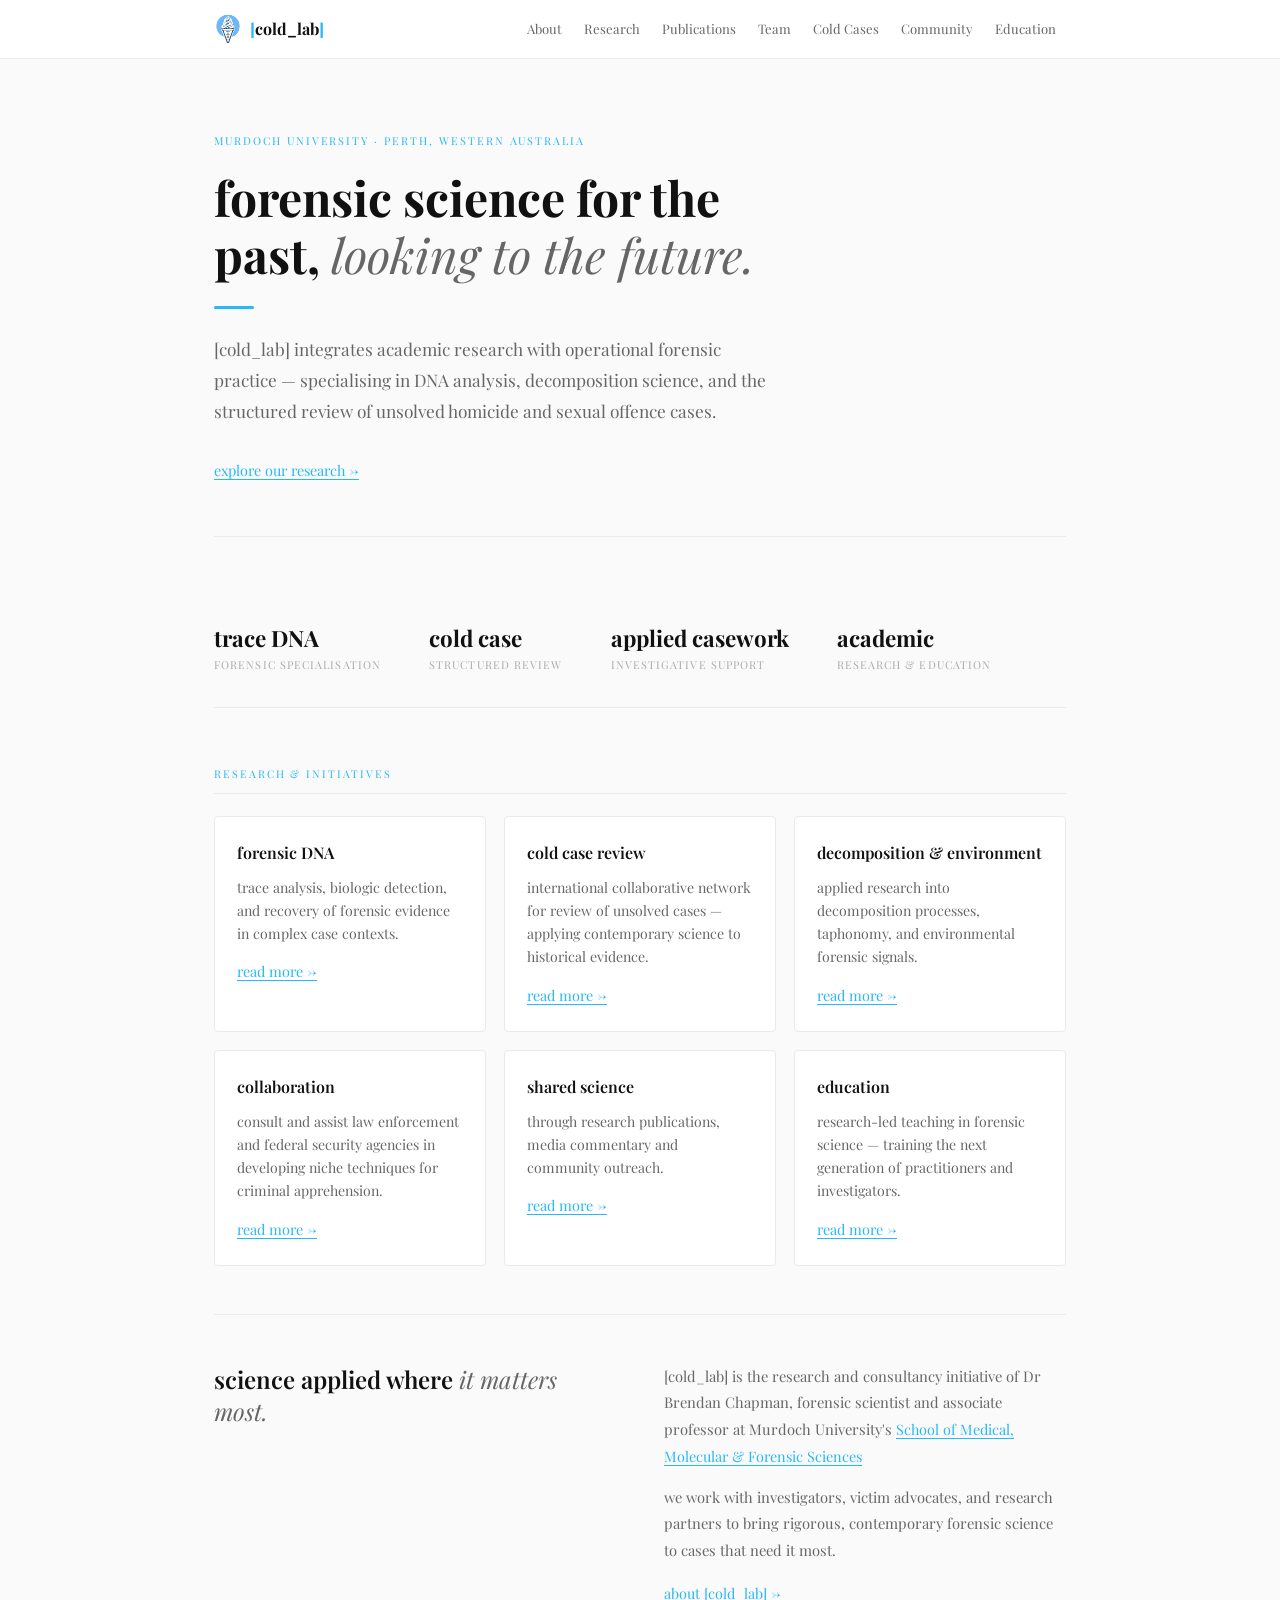
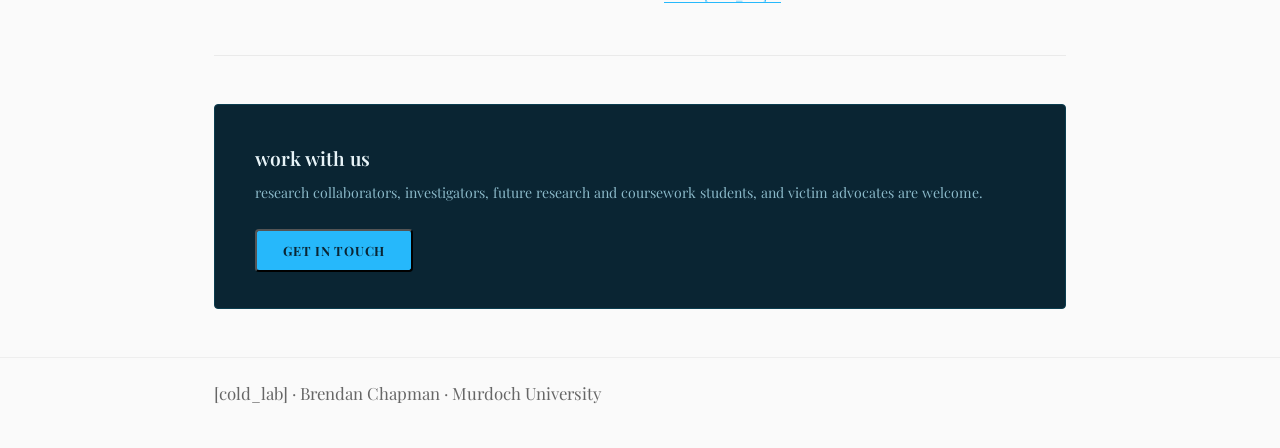
<file: index.html>
<!DOCTYPE html>
<html lang="en">
<script type="application/ld+json">
{
  "@context": "https://schema.org",
  "@type": "ResearchOrganization",
  "name": "[cold_lab]",
  "description": "Forensic science research and consultancy specialising in cold case review and serious crime investigation.",
  "url": "https://www.coldlab.org",
  "founder": {
    "@type": "Person",
    "name": "Dr Brendan Chapman",
    "affiliation": "Murdoch University"
  },
  "areaOfStudy": [
    "Forensic Science",
    "Cold Case Review",
    "Homicide Investigation",
    "Sexual Assault Investigation"
  ]
}
</script>
<head>
  <meta charset="UTF-8">
  <meta name="viewport" content="width=device-width, initial-scale=1">
  <link rel="preconnect" href="https://fonts.googleapis.com">
  <link rel="preconnect" href="https://fonts.gstatic.com" crossorigin>
  <link href="https://fonts.googleapis.com/css2?family=Playfair+Display:ital,wght@0,400;0,600;0,700;1,400&display=swap" rel="stylesheet">
  <link rel="stylesheet" href="assets/css/style.css">
  <script src="assets/js/site.js"></script>
	<title>home · [cold_lab]</title>
	<meta name="description" content="[cold_lab] is a forensic science research and 		consultancy led by Dr Brendan Chapman, advancing cold case review and unsolved homicide 	and sexual crime investigations.">
	<meta property="og:title" content="home · [cold_lab]">
	<meta property="og:description" content="[cold_lab] is a forensic science research and consultancy led by Dr Brendan Chapman, advancing cold case review and unsolved homicide and sexual crime investigations.">
	<meta property="og:type" content="website">
	<meta property="og:site_name" content="[cold_lab]">
	<meta property="og:url" content="https://www.coldlab.org/">
	<link rel="canonical" href="https://www.coldlab.org/">
  <style>
    /* index-only */
    .hero { padding: 72px 0 52px; border-bottom: 1px solid var(--border); margin-bottom: 56px; }
    .hero-eyebrow { font-size: 0.68rem; letter-spacing: 0.18em; text-transform: uppercase; color: var(--blue); margin-bottom: 18px; display: block; }
    .hero h1 { font-size: 3rem; line-height: 1.2; font-weight: 700; margin-bottom: 22px; max-width: 620px; }
    .hero h1 em { font-style: italic; font-weight: 400; color: var(--muted); }
    .hero-rule { width: 40px; height: 3px; background: var(--blue); border-radius: 2px; margin-bottom: 24px; }
    .lead { max-width: 560px; font-size: 1.08rem; color: var(--muted); line-height: 1.8; margin-bottom: 28px; }
    .stat-strip { display: flex; gap: 48px; padding: 32px 0; border-bottom: 1px solid var(--border); margin-bottom: 56px; flex-wrap: wrap; }
    .stat-num { font-size: 1.4rem; font-weight: 700; display: block; line-height: 1.2; color: var(--text); }
    .stat-label { font-size: 0.68rem; letter-spacing: 0.1em; text-transform: uppercase; color: var(--faint); display: block; margin-top: 3px; }
    .about-strip { display: grid; grid-template-columns: 1fr 1fr; gap: 48px; padding: 48px 0; border-top: 1px solid var(--border); border-bottom: 1px solid var(--border); margin-bottom: 0; align-items: start; }
    .about-strip h2 { font-size: 1.5rem; line-height: 1.35; font-weight: 600; }
    .about-strip h2 em { font-style: italic; font-weight: 400; color: var(--muted); }
    .about-strip p { color: var(--muted); font-size: 0.92rem; line-height: 1.8; margin-bottom: 14px; }
    @media (max-width: 640px) {
      .hero h1 { font-size: 2rem; }
      .about-strip { grid-template-columns: 1fr; gap: 24px; }
      .stat-strip { gap: 28px; }
    }
  </style>
</head>
 
<body>
<div id="nav-placeholder"></div>

<div class="container">

  <section class="hero">
    <span class="hero-eyebrow">Murdoch University · Perth, Western Australia</span>
    <h1>forensic science for the past, <em>looking to the future.</em></h1>
    <div class="hero-rule"></div>
    <p class="lead">[cold_lab] integrates academic research with operational forensic practice — specialising in DNA analysis, decomposition science, and the structured review of unsolved homicide and sexual offence cases.</p>
    <a href="research.html" class="text-link">explore our research →</a>
  </section>

  <div class="stat-strip">
    <div><span class="stat-num">trace DNA</span><span class="stat-label">forensic specialisation</span></div>
    <div><span class="stat-num">cold case</span><span class="stat-label">structured review</span></div>
    <div><span class="stat-num">applied casework</span><span class="stat-label">investigative support</span></div>
    <div><span class="stat-num">academic</span><span class="stat-label">research &amp; education</span></div>
  </div>

  <section>
    <p class="section-label">research & initiatives</p>
    <div class="card-grid">
      <div class="card">
        <h3>forensic DNA</h3>
        <p>trace analysis, biologic detection, and recovery of forensic evidence in complex case contexts.</p>
        <a href="research.html" class="text-link" style="margin-top:14px;display:inline-block">read more →</a>
      </div>
      <div class="card">
        <h3>cold case review</h3>
        <p>international collaborative network for review of unsolved cases — applying contemporary science to historical evidence.</p>
        <a href="ccr.html" class="text-link" style="margin-top:14px;display:inline-block">read more →</a>
      </div>
      <div class="card">
        <h3>decomposition &amp; environment</h3>
        <p>applied research into decomposition processes, taphonomy, and environmental forensic signals.</p>
        <a href="research.html" class="text-link" style="margin-top:14px;display:inline-block">read more →</a>
      </div>
      <div class="card">
        <h3>collaboration</h3>
        <p>consult and assist law enforcement and federal security agencies in developing niche techniques for criminal apprehension.</p>
        <a href="community.html" class="text-link" style="margin-top:14px;display:inline-block">read more →</a>
      </div>
      <div class="card">
        <h3>shared science</h3>
        <p>through research publications, media commentary and community outreach.</p>
        <a href="publications.html" class="text-link" style="margin-top:14px;display:inline-block">read more →</a>
      </div>
      <div class="card">
        <h3>education</h3>
        <p>research-led teaching in forensic science — training the next generation of practitioners and investigators.</p>
        <a href="education.html" class="text-link" style="margin-top:14px;display:inline-block">read more →</a>
      </div>
    </div>
  </section>

  <div class="about-strip">
    <div>
      <h2>science applied where <em>it matters most.</em></h2>
    </div>
    <div>
      <p>[cold_lab] is the research and consultancy initiative of Dr Brendan Chapman, forensic scientist and associate professor at Murdoch University's <a href="https://www.murdoch.edu.au/schools/medical-molecular-and-forensic-sciences" target="_blank" rel="noopener" class="text-link">School of Medical, Molecular &amp; Forensic Sciences</a> </p>
      <p>we work with investigators, victim advocates, and research partners to bring rigorous, contemporary forensic science to cases that need it most.</p>
      <a href="about.html" class="text-link">about [cold_lab] →</a>
    </div>
  </div>

  <div class="cta-bar">
    <div>
      <h3>work with us</h3>
      <p>research collaborators, investigators, future research and coursework students, and victim advocates are welcome.</p>
    </div>
    <button class="cta-btn" id="open-contact-modal">get in touch</button>
  </div>

</div>

<!-- Contact Modal -->
<div id="contact-modal" class="modal-overlay" hidden>
  <div class="modal-box">
    <button class="modal-close" id="modal-close" aria-label="Close">&times;</button>
    <h3>get in touch</h3>
    <form name="contact" method="POST" data-netlify="true" netlify-honeypot="bot-field" id="contact-form">
      <input type="hidden" name="form-name" value="contact" />
      <p hidden>
        <label>Don't fill this out: <input name="bot-field" /></label>
      </p>
      <label for="name">Name</label>
      <input type="text" id="name" name="name" required />

      <label for="email">Email</label>
      <input type="email" id="email" name="email" required />

      <label for="message">Message</label>
      <textarea id="message" name="message" rows="5" required></textarea>

      <button type="submit" class="cta-btn">send</button>
    </form>
    <p id="form-success" hidden>Thanks — we'll be in touch shortly.</p>
  </div>
</div>

<div id="footer-placeholder"></div>
<script>
  injectPartial('nav-placeholder', 'partials/nav.html');
  injectPartial('footer-placeholder', 'partials/footer.html');
</script>
</body>
</html>
</file>
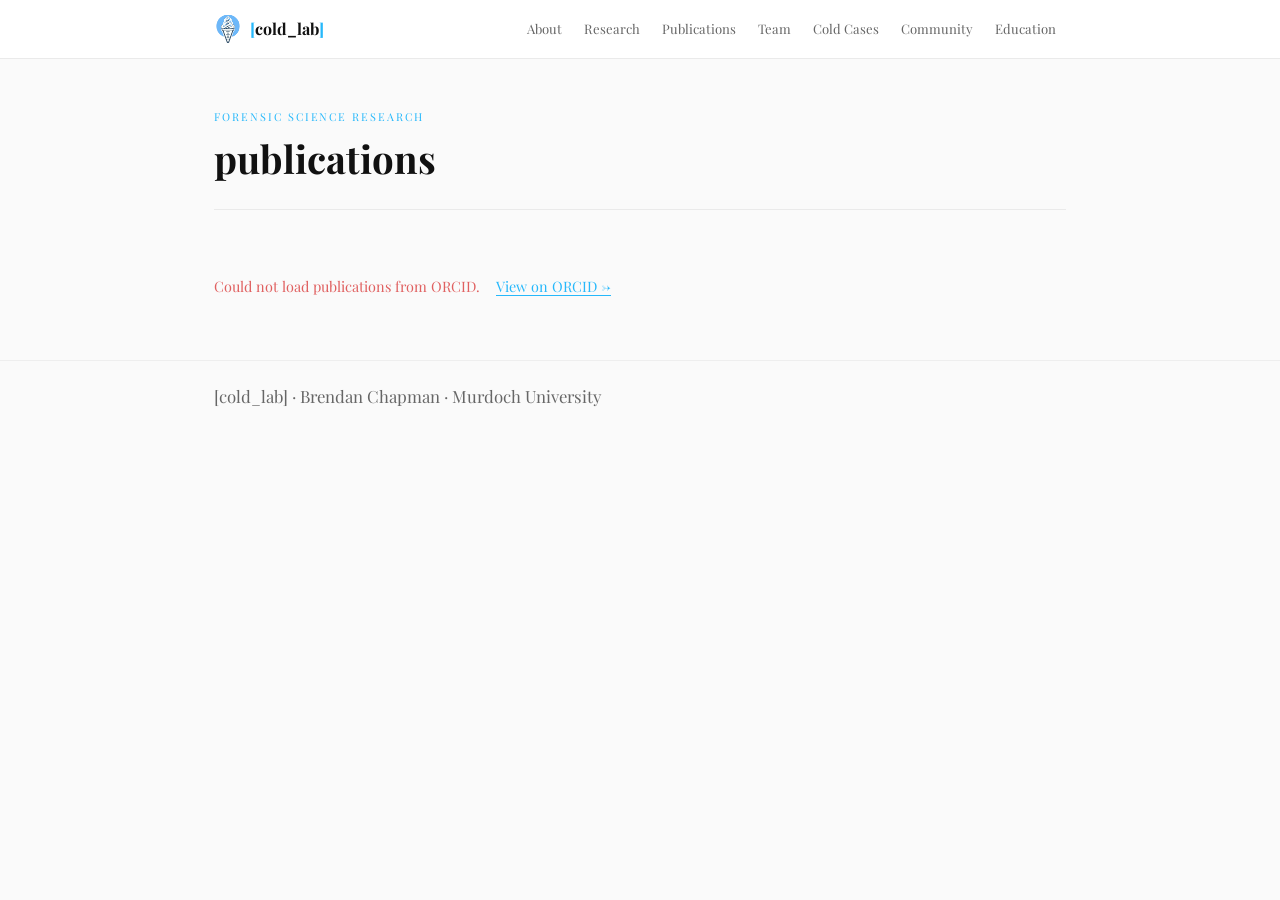
<file: publications.html>
<!DOCTYPE html>
<html lang="en">
<head>
  <meta charset="UTF-8">
  <meta name="viewport" content="width=device-width, initial-scale=1">
  <link rel="preconnect" href="https://fonts.googleapis.com">
  <link rel="preconnect" href="https://fonts.gstatic.com" crossorigin>
  <link href="https://fonts.googleapis.com/css2?family=Playfair+Display:ital,wght@0,400;0,600;0,700;1,400&display=swap" rel="stylesheet">
  <link rel="stylesheet" href="assets/css/style.css">
  <title>publications · [cold_lab]</title>
</head>
<body>

<div id="nav-placeholder"></div>

<main class="container">
  <div class="page-header">
    <span class="page-eyebrow">forensic science research</span>
    <h1>publications</h1>
  </div>
  <div id="publications"></div>
</main>

<div id="footer-placeholder"></div>

<script src="assets/js/site.js"></script>
<script>
  injectPartial('nav-placeholder', 'partials/nav.html');
  injectPartial('footer-placeholder', 'partials/footer.html');
  loadPublications('publications');
</script>

</body>
</html>
</file>
<file: assets/css/style.css>
:root {
  --bg:       #fafafa;
  --surface:  #ffffff;
  --border:   #eaeaea;
  --text:     #111111;
  --muted:    #666666;
  --faint:    #aaaaaa;
  --blue:     #26B8FB;
  --dark:     #0B3D4F;
  --darker:   #0A2533;
  --radius:   4px;
}
[data-theme="dark"] {
  --bg:       #0A2533;
  --surface:  #0f3244;
  --border:   #1c4454;
  --text:     #e8f4f8;
  --muted:    #8ab8c8;
  --faint:    #4a7a8a;
}
*, *::before, *::after { box-sizing: border-box; margin: 0; padding: 0; }
body {
  font-family: 'Playfair Display', serif;
  font-size: 1.05rem; line-height: 1.8;
  color: var(--text); background: var(--bg);
  transition: background .25s, color .25s;
}
a { color: var(--text); text-decoration: none; }
.container { max-width: 900px; margin: auto; padding: 0 24px; }

.modal-overlay {
  position: fixed; inset: 0; background: rgba(0,0,0,0.5);
  display: flex; align-items: center; justify-content: center; z-index: 1000;
}
.modal-overlay[hidden] { display: none; }

.modal-box {
  background: var(--surface); color: var(--text); padding: 32px;
  border-radius: 8px; max-width: 480px; width: 90%; position: relative;
}
.modal-box label { display: block; margin-top: 12px; font-size: 0.85rem; }
.modal-box input, .modal-box textarea {
  width: 100%; padding: 8px; margin-top: 4px; border: 1px solid var(--border);
  border-radius: 4px; background: var(--bg); color: var(--text);
}
.modal-box button[type="submit"] { margin-top: 16px; }
/* NAV */
nav { background: var(--surface); border-bottom: 1px solid var(--border); position: sticky; top: 0; z-index: 100; }
.nav-inner { max-width: 900px; margin: auto; padding: 0 24px; height: 58px; display: flex; align-items: center; justify-content: space-between; }
.brand { font-weight: 700; font-size: 1rem; color: var(--text); display: flex; align-items: center; gap: 8px; }
.brand img { width: 28px; height: 28px; }
.brand-bracket { color: var(--blue); }
.links { display: flex; align-items: center; gap: 2px; }
.links a { padding: 5px 10px; font-size: 0.82rem; color: var(--muted); border-radius: var(--radius); transition: color .15s, background .15s; }
.links a:hover { color: var(--text); background: var(--border); }
.nav-right { display: flex; align-items: center; gap: 8px; }
.theme-btn { background: none; border: 1px solid var(--border); border-radius: var(--radius); padding: 4px 9px; cursor: pointer; font-size: 0.8rem; color: var(--muted); font-family: inherit; transition: border-color .15s, color .15s; }
.theme-btn:hover { border-color: var(--blue); color: var(--blue); }

/* PAGE HEADER */
.page-header { padding: 48px 0 28px; border-bottom: 1px solid var(--border); margin-bottom: 44px; }
.page-eyebrow { font-size: 0.68rem; letter-spacing: 0.18em; text-transform: uppercase; color: var(--blue); margin-bottom: 8px; display: block; }
.page-header h1 { font-size: 2.4rem; font-weight: 700; line-height: 1.2; }

/* RICH MARKDOWN */
.rich h2 { font-size: 1.35rem; font-weight: 600; margin: 44px 0 14px; padding-bottom: 8px; border-bottom: 1px solid var(--border); }
.rich h3 { font-size: 1.05rem; font-weight: 600; margin: 26px 0 8px; }
.rich h4 { font-size: 0.95rem; font-weight: 600; margin: 18px 0 6px; color: var(--muted); }
.rich p  { margin-bottom: 16px; color: var(--muted); }
.rich ul, .rich ol { padding-left: 1.4em; margin-bottom: 16px; color: var(--muted); }
.rich li { margin-bottom: 3px; }
.rich a  { color: var(--blue); text-decoration: underline; text-underline-offset: 3px; }
.rich blockquote { border-left: 3px solid var(--blue); padding: 8px 0 8px 18px; color: var(--muted); font-style: italic; margin: 20px 0; border-radius: 0 var(--radius) var(--radius) 0; }
.rich strong { font-weight: 600; color: var(--text); }

/* CARDS */
.card-grid { display: grid; grid-template-columns: repeat(auto-fit, minmax(240px,1fr)); gap: 18px; margin-bottom: 48px; }
.card { background: var(--surface); border: 1px solid var(--border); padding: 22px; border-radius: var(--radius); transition: transform .2s, box-shadow .2s, border-color .2s; }
.card:hover { transform: translateY(-3px); box-shadow: 0 8px 28px rgba(0,0,0,.08); border-color: var(--blue); }
.card h3 { margin: 0 0 8px; font-size: 1rem; font-weight: 600; }
.card p  { color: var(--muted); font-size: 0.88rem; margin: 0; line-height: 1.65; }

/* SECTION LABEL */
.section-label { font-size: 0.67rem; letter-spacing: 0.18em; text-transform: uppercase; color: var(--blue); padding-bottom: 10px; border-bottom: 1px solid var(--border); margin-bottom: 22px; }

/* CTA BAR */
.cta-bar { background: var(--darker); border: 1px solid var(--dark); padding: 36px 40px; border-radius: var(--radius); display: flex; align-items: center; justify-content: space-between; gap: 24px; flex-wrap: wrap; margin: 48px 0; }
.cta-bar h3 { font-size: 1.2rem; font-weight: 600; color: #e8f4f8; margin-bottom: 4px; }
.cta-bar p  { color: #8ab8c8; font-size: 0.88rem; margin: 0; }
.cta-btn { display: inline-block; padding: 11px 26px; background: var(--blue); color: var(--darker); font-family: inherit; font-size: 0.8rem; font-weight: 700; letter-spacing: 0.06em; text-transform: uppercase; border-radius: var(--radius); white-space: nowrap; transition: background .2s, transform .15s; text-decoration: none; }
.cta-btn:hover { background: #4dc9fd; transform: translateY(-1px); }
.text-link { color: var(--blue); text-decoration: underline; text-underline-offset: 3px; font-size: 0.9rem; }
.text-link:hover { opacity: .75; }

/* PUBLICATIONS */
.pub-filters { display: flex; gap: 8px; flex-wrap: wrap; margin-bottom: 22px; }
.filter-btn { padding: 4px 14px; border: 1px solid var(--border); border-radius: 20px; font-size: 0.75rem; background: var(--surface); color: var(--muted); cursor: pointer; font-family: inherit; transition: all .15s; }
.filter-btn:hover, .filter-btn.active { background: var(--blue); border-color: var(--blue); color: var(--darker); font-weight: 600; }
.pub-item { background: var(--surface); border: 1px solid var(--border); border-radius: var(--radius); padding: 18px 22px; margin-bottom: 10px; transition: border-color .2s; }
.pub-item:hover { border-color: var(--blue); }
.pub-title { font-size: 0.95rem; font-weight: 600; color: var(--text); line-height: 1.45; margin-bottom: 6px; }
.pub-title a { color: var(--text); text-decoration: underline; text-underline-offset: 3px; }
.pub-title a:hover { color: var(--blue); }
.pub-meta { font-size: 0.77rem; color: var(--faint); display: flex; flex-wrap: wrap; gap: 10px; align-items: center; }
.pub-year { background: color-mix(in srgb, var(--blue) 15%, transparent); color: var(--blue); padding: 1px 8px; border-radius: 20px; font-size: 0.7rem; font-weight: 700; }
.pub-journal { font-style: italic; }
.pub-status { padding: 20px 0; color: var(--faint); display: flex; align-items: center; gap: 8px; font-size: 0.9rem; }
.pub-spinner { width: 14px; height: 14px; border: 2px solid var(--border); border-top-color: var(--blue); border-radius: 50%; animation: spin .8s linear infinite; display: inline-block; }
@keyframes spin { to { transform: rotate(360deg); } }

/* FOOTER */
footer { border-top: 1px solid var(--border); padding: 28px 0 40px; margin-top: 80px; }
.footer-inner { display: flex; justify-content: space-between; align-items: center; flex-wrap: wrap; gap: 12px; }
.footer-copy { font-size: 0.74rem; color: var(--faint); line-height: 1.6; }
.footer-links { display: flex; gap: 18px; }
.footer-links a { font-size: 0.74rem; color: var(--faint); transition: color .15s; }
.footer-links a:hover { color: var(--blue); }

@media (max-width: 700px) {
  .links a { padding: 4px 6px; font-size: 0.76rem; }
  .page-header h1 { font-size: 1.8rem; }
  .cta-bar { flex-direction: column; align-items: flex-start; padding: 26px 22px; }
}
@media (max-width: 480px) { .links { display: none; } }

/* ── HAMBURGER ───────────────────────────────────────────── */
.hamburger {
  display: none;
  flex-direction: column;
  justify-content: space-between;
  width: 24px;
  height: 18px;
  background: none;
  border: none;
  cursor: pointer;
  padding: 0;
  margin-left: 8px;
}
.hamburger span {
  display: block;
  height: 2px;
  background: var(--text);
  border-radius: 2px;
  transition: transform .25s, opacity .25s;
}
.hamburger.active span:nth-child(1) { transform: translateY(8px) rotate(45deg); }
.hamburger.active span:nth-child(2) { opacity: 0; }
.hamburger.active span:nth-child(3) { transform: translateY(-8px) rotate(-45deg); }

@media (max-width: 480px) {
  .hamburger { display: flex; }
  .links {
    display: none;
    position: absolute;
    top: 58px;
    left: 0;
    right: 0;
    background: var(--surface);
    border-bottom: 1px solid var(--border);
    flex-direction: column;
    padding: 12px 0;
    z-index: 99;
  }
  .links.open { display: flex; }
  .links a {
    padding: 12px 24px;
    margin: 0;
    border-radius: 0;
    font-size: 0.95rem;
  }
  .theme-btn { font-size: 0.72rem; padding: 3px 8px; }
}

/* ── TEAM MEMBERS ────────────────────────────────────────── */
.team-member {
  display: flex;
  gap: 24px;
  align-items: flex-start;
  margin: 28px 0;
  padding-bottom: 28px;
  border-bottom: 1px solid var(--border);
}
.team-member:last-of-type { border-bottom: none; }
.team-photo-wrap { flex-shrink: 0; width: 90px; }
.team-photo {
  width: 90px; height: 90px;
  object-fit: cover;
  border-radius: 50%;
  border: 2px solid var(--border);
  display: block;
}
.team-text { flex: 1; min-width: 0; }
.team-text h3 { margin-top: 4px; }

@media (max-width: 480px) {
  .team-member { flex-direction: column; }
  .team-photo-wrap { width: 70px; }
  .team-photo { width: 70px; height: 70px; }
}
</file>
